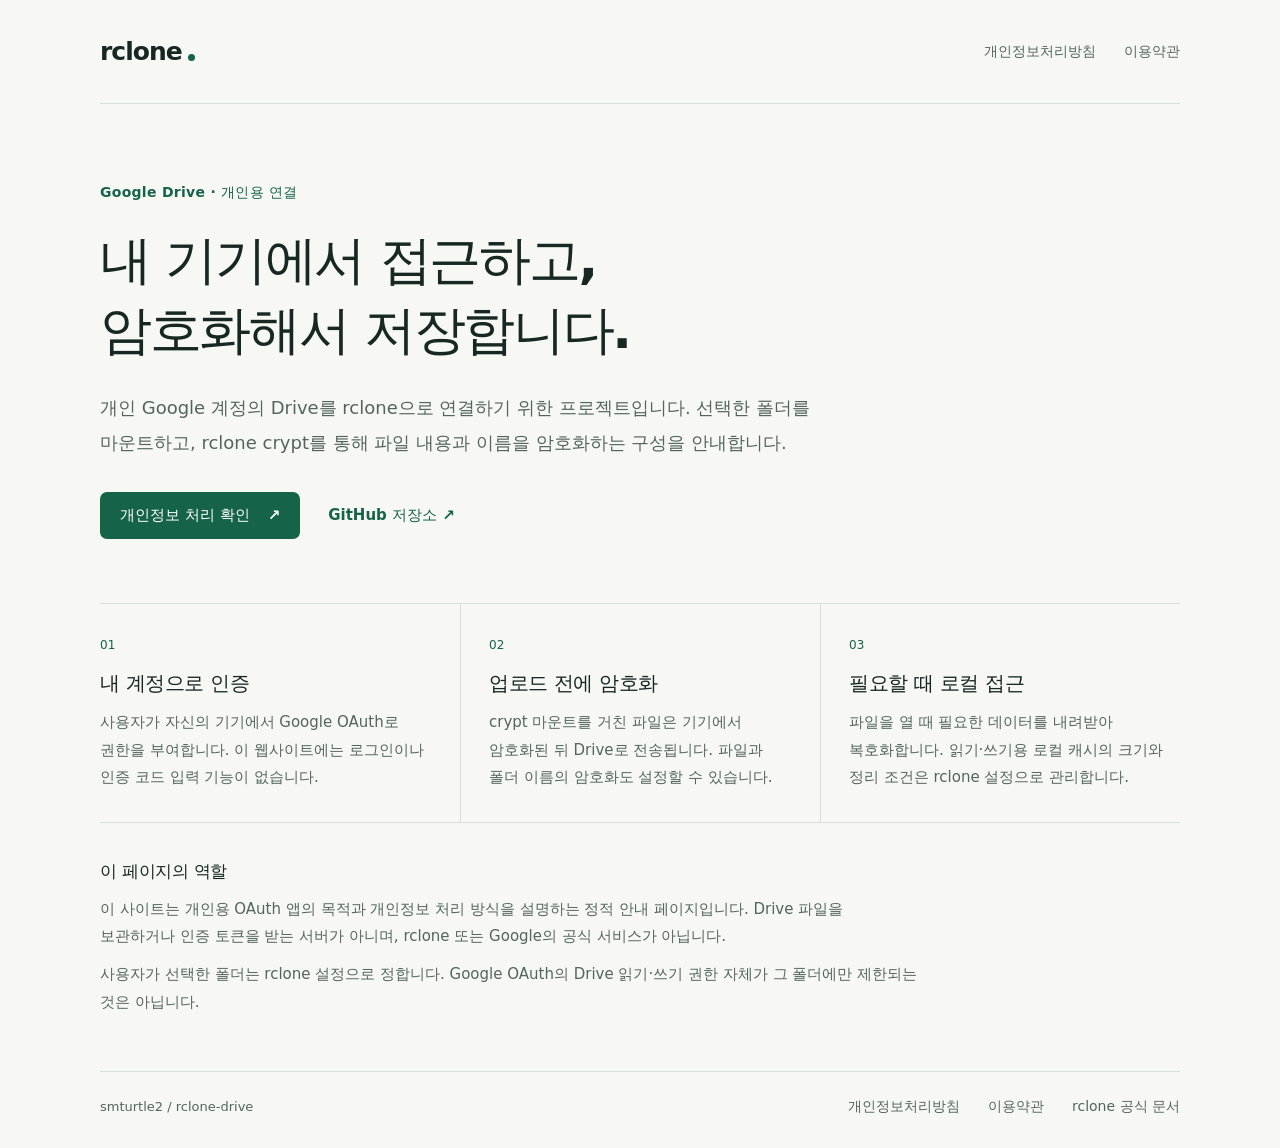
<file: docs/index.html>
<!doctype html>
<html lang="ko">
<head>
  <meta charset="utf-8">
  <meta name="viewport" content="width=device-width, initial-scale=1">
  <meta name="description" content="개인용 rclone Google Drive 연결과 클라이언트 측 암호화에 관한 안내입니다.">
  <title>rclone · Google Drive 개인 연결</title>
  <link rel="stylesheet" href="style.css">
</head>
<body>
  <a class="skip-link" href="#main">본문으로 이동</a>
  <header class="site-header wrap">
    <a class="brand" href="./" aria-label="rclone 홈">rclone<span class="brand-dot" aria-hidden="true"></span></a>
    <nav aria-label="주 메뉴">
      <a href="privacy.html">개인정보처리방침</a>
      <a href="terms.html">이용약관</a>
    </nav>
  </header>
  <main id="main" class="wrap">
    <section class="hero" aria-labelledby="title">
      <p class="eyebrow">Google Drive · 개인용 연결</p>
      <h1 id="title">내 기기에서 접근하고,<br>암호화해서 저장합니다.</h1>
      <p class="lead">개인 Google 계정의 Drive를 rclone으로 연결하기 위한 프로젝트입니다. 선택한 폴더를 마운트하고, rclone crypt를 통해 파일 내용과 이름을 암호화하는 구성을 안내합니다.</p>
      <div class="actions">
        <a class="button" href="privacy.html">개인정보 처리 확인 <span aria-hidden="true">↗</span></a>
        <a class="text-link" href="https://github.com/smturtle2/rclone-drive">GitHub 저장소 <span aria-hidden="true">↗</span></a>
      </div>
    </section>
    <section class="features" aria-label="연결 방식">
      <article>
        <span class="number" aria-hidden="true">01</span>
        <h2>내 계정으로 인증</h2>
        <p>사용자가 자신의 기기에서 Google OAuth로 권한을 부여합니다. 이 웹사이트에는 로그인이나 인증 코드 입력 기능이 없습니다.</p>
      </article>
      <article>
        <span class="number" aria-hidden="true">02</span>
        <h2>업로드 전에 암호화</h2>
        <p>crypt 마운트를 거친 파일은 기기에서 암호화된 뒤 Drive로 전송됩니다. 파일과 폴더 이름의 암호화도 설정할 수 있습니다.</p>
      </article>
      <article>
        <span class="number" aria-hidden="true">03</span>
        <h2>필요할 때 로컬 접근</h2>
        <p>파일을 열 때 필요한 데이터를 내려받아 복호화합니다. 읽기·쓰기용 로컬 캐시의 크기와 정리 조건은 rclone 설정으로 관리합니다.</p>
      </article>
    </section>
    <section class="note" aria-labelledby="about">
      <h2 id="about">이 페이지의 역할</h2>
      <p>이 사이트는 개인용 OAuth 앱의 목적과 개인정보 처리 방식을 설명하는 정적 안내 페이지입니다. Drive 파일을 보관하거나 인증 토큰을 받는 서버가 아니며, rclone 또는 Google의 공식 서비스가 아닙니다.</p>
      <p>사용자가 선택한 폴더는 rclone 설정으로 정합니다. Google OAuth의 Drive 읽기·쓰기 권한 자체가 그 폴더에만 제한되는 것은 아닙니다.</p>
    </section>
  </main>
  <footer class="site-footer wrap">
    <span>smturtle2 / rclone-drive</span>
    <div><a href="privacy.html">개인정보처리방침</a><a href="terms.html">이용약관</a><a href="https://rclone.org/">rclone 공식 문서</a></div>
  </footer>
</body>
</html>
</file>
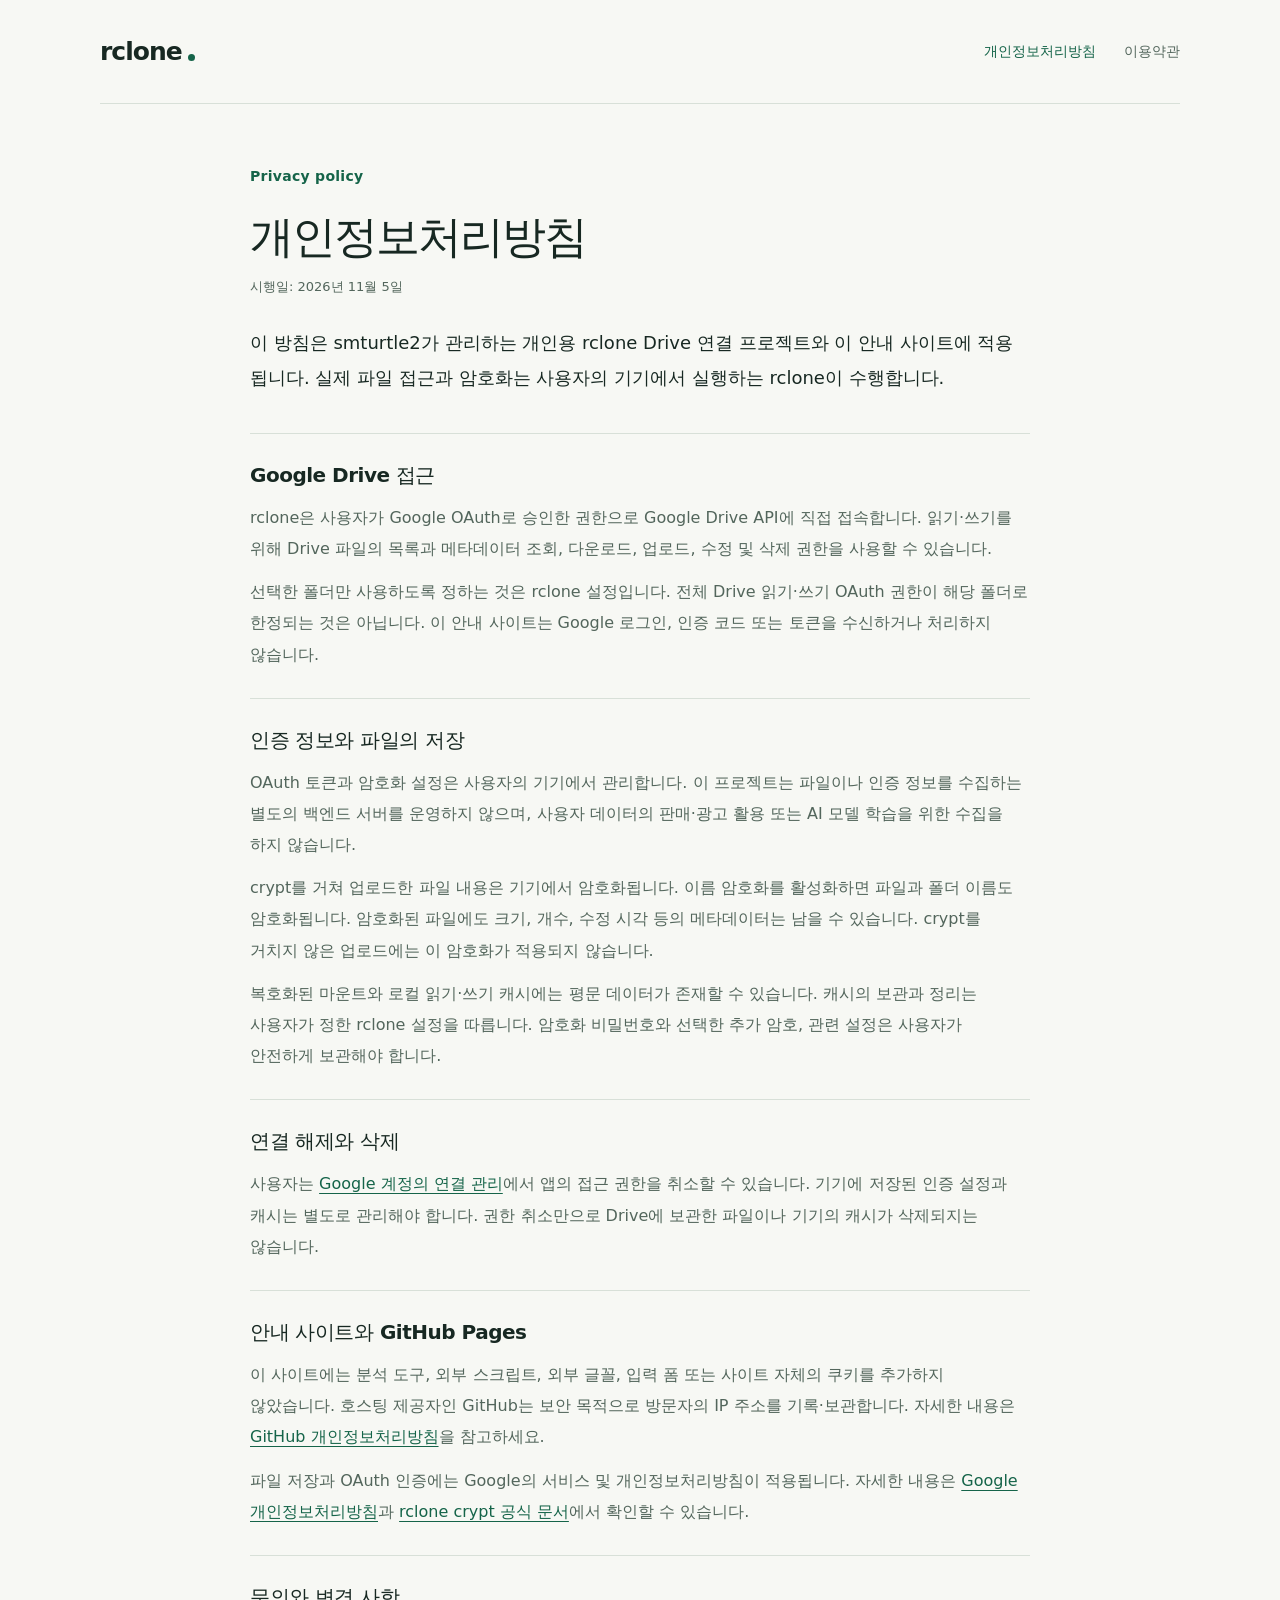
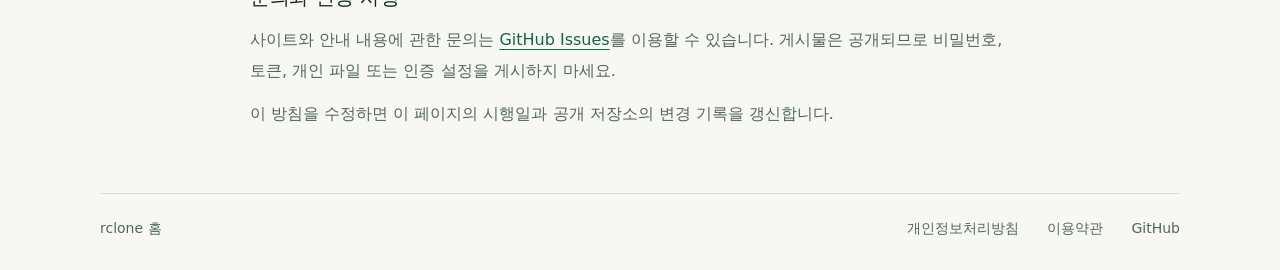
<file: docs/privacy.html>
<!doctype html>
<html lang="ko">
<head>
  <meta charset="utf-8">
  <meta name="viewport" content="width=device-width, initial-scale=1">
  <meta name="description" content="개인용 rclone Google Drive 연결의 데이터 처리와 정적 안내 사이트의 개인정보처리방침입니다.">
  <title>개인정보처리방침 · rclone</title>
  <link rel="stylesheet" href="style.css">
</head>
<body>
  <a class="skip-link" href="#main">본문으로 이동</a>
  <header class="site-header wrap">
    <a class="brand" href="./" aria-label="rclone 홈">rclone<span class="brand-dot" aria-hidden="true"></span></a>
    <nav aria-label="주 메뉴">
      <a href="privacy.html" aria-current="page">개인정보처리방침</a>
      <a href="terms.html">이용약관</a>
    </nav>
  </header>
  <main id="main" class="wrap document">
    <p class="eyebrow">Privacy policy</p>
    <h1>개인정보처리방침</h1>
    <p class="updated">시행일: 2026년 11월 5일</p>
    <p class="intro">이 방침은 smturtle2가 관리하는 개인용 rclone Drive 연결 프로젝트와 이 안내 사이트에 적용됩니다. 실제 파일 접근과 암호화는 사용자의 기기에서 실행하는 rclone이 수행합니다.</p>
    <section>
      <h2>Google Drive 접근</h2>
      <p>rclone은 사용자가 Google OAuth로 승인한 권한으로 Google Drive API에 직접 접속합니다. 읽기·쓰기를 위해 Drive 파일의 목록과 메타데이터 조회, 다운로드, 업로드, 수정 및 삭제 권한을 사용할 수 있습니다.</p>
      <p>선택한 폴더만 사용하도록 정하는 것은 rclone 설정입니다. 전체 Drive 읽기·쓰기 OAuth 권한이 해당 폴더로 한정되는 것은 아닙니다. 이 안내 사이트는 Google 로그인, 인증 코드 또는 토큰을 수신하거나 처리하지 않습니다.</p>
    </section>
    <section>
      <h2>인증 정보와 파일의 저장</h2>
      <p>OAuth 토큰과 암호화 설정은 사용자의 기기에서 관리합니다. 이 프로젝트는 파일이나 인증 정보를 수집하는 별도의 백엔드 서버를 운영하지 않으며, 사용자 데이터의 판매·광고 활용 또는 AI 모델 학습을 위한 수집을 하지 않습니다.</p>
      <p>crypt를 거쳐 업로드한 파일 내용은 기기에서 암호화됩니다. 이름 암호화를 활성화하면 파일과 폴더 이름도 암호화됩니다. 암호화된 파일에도 크기, 개수, 수정 시각 등의 메타데이터는 남을 수 있습니다. crypt를 거치지 않은 업로드에는 이 암호화가 적용되지 않습니다.</p>
      <p>복호화된 마운트와 로컬 읽기·쓰기 캐시에는 평문 데이터가 존재할 수 있습니다. 캐시의 보관과 정리는 사용자가 정한 rclone 설정을 따릅니다. 암호화 비밀번호와 선택한 추가 암호, 관련 설정은 사용자가 안전하게 보관해야 합니다.</p>
    </section>
    <section>
      <h2>연결 해제와 삭제</h2>
      <p>사용자는 <a href="https://myaccount.google.com/connections">Google 계정의 연결 관리</a>에서 앱의 접근 권한을 취소할 수 있습니다. 기기에 저장된 인증 설정과 캐시는 별도로 관리해야 합니다. 권한 취소만으로 Drive에 보관한 파일이나 기기의 캐시가 삭제되지는 않습니다.</p>
    </section>
    <section>
      <h2>안내 사이트와 GitHub Pages</h2>
      <p>이 사이트에는 분석 도구, 외부 스크립트, 외부 글꼴, 입력 폼 또는 사이트 자체의 쿠키를 추가하지 않았습니다. 호스팅 제공자인 GitHub는 보안 목적으로 방문자의 IP 주소를 기록·보관합니다. 자세한 내용은 <a href="https://docs.github.com/en/site-policy/privacy-policies/github-general-privacy-statement">GitHub 개인정보처리방침</a>을 참고하세요.</p>
      <p>파일 저장과 OAuth 인증에는 Google의 서비스 및 개인정보처리방침이 적용됩니다. 자세한 내용은 <a href="https://policies.google.com/privacy">Google 개인정보처리방침</a>과 <a href="https://rclone.org/crypt/">rclone crypt 공식 문서</a>에서 확인할 수 있습니다.</p>
    </section>
    <section>
      <h2>문의와 변경 사항</h2>
      <p>사이트와 안내 내용에 관한 문의는 <a href="https://github.com/smturtle2/rclone-drive/issues">GitHub Issues</a>를 이용할 수 있습니다. 게시물은 공개되므로 비밀번호, 토큰, 개인 파일 또는 인증 설정을 게시하지 마세요.</p>
      <p>이 방침을 수정하면 이 페이지의 시행일과 공개 저장소의 변경 기록을 갱신합니다.</p>
    </section>
  </main>
  <footer class="site-footer wrap">
    <a href="./">rclone 홈</a>
    <div><a href="privacy.html" aria-current="page">개인정보처리방침</a><a href="terms.html">이용약관</a><a href="https://github.com/smturtle2/rclone-drive">GitHub</a></div>
  </footer>
</body>
</html>
</file>
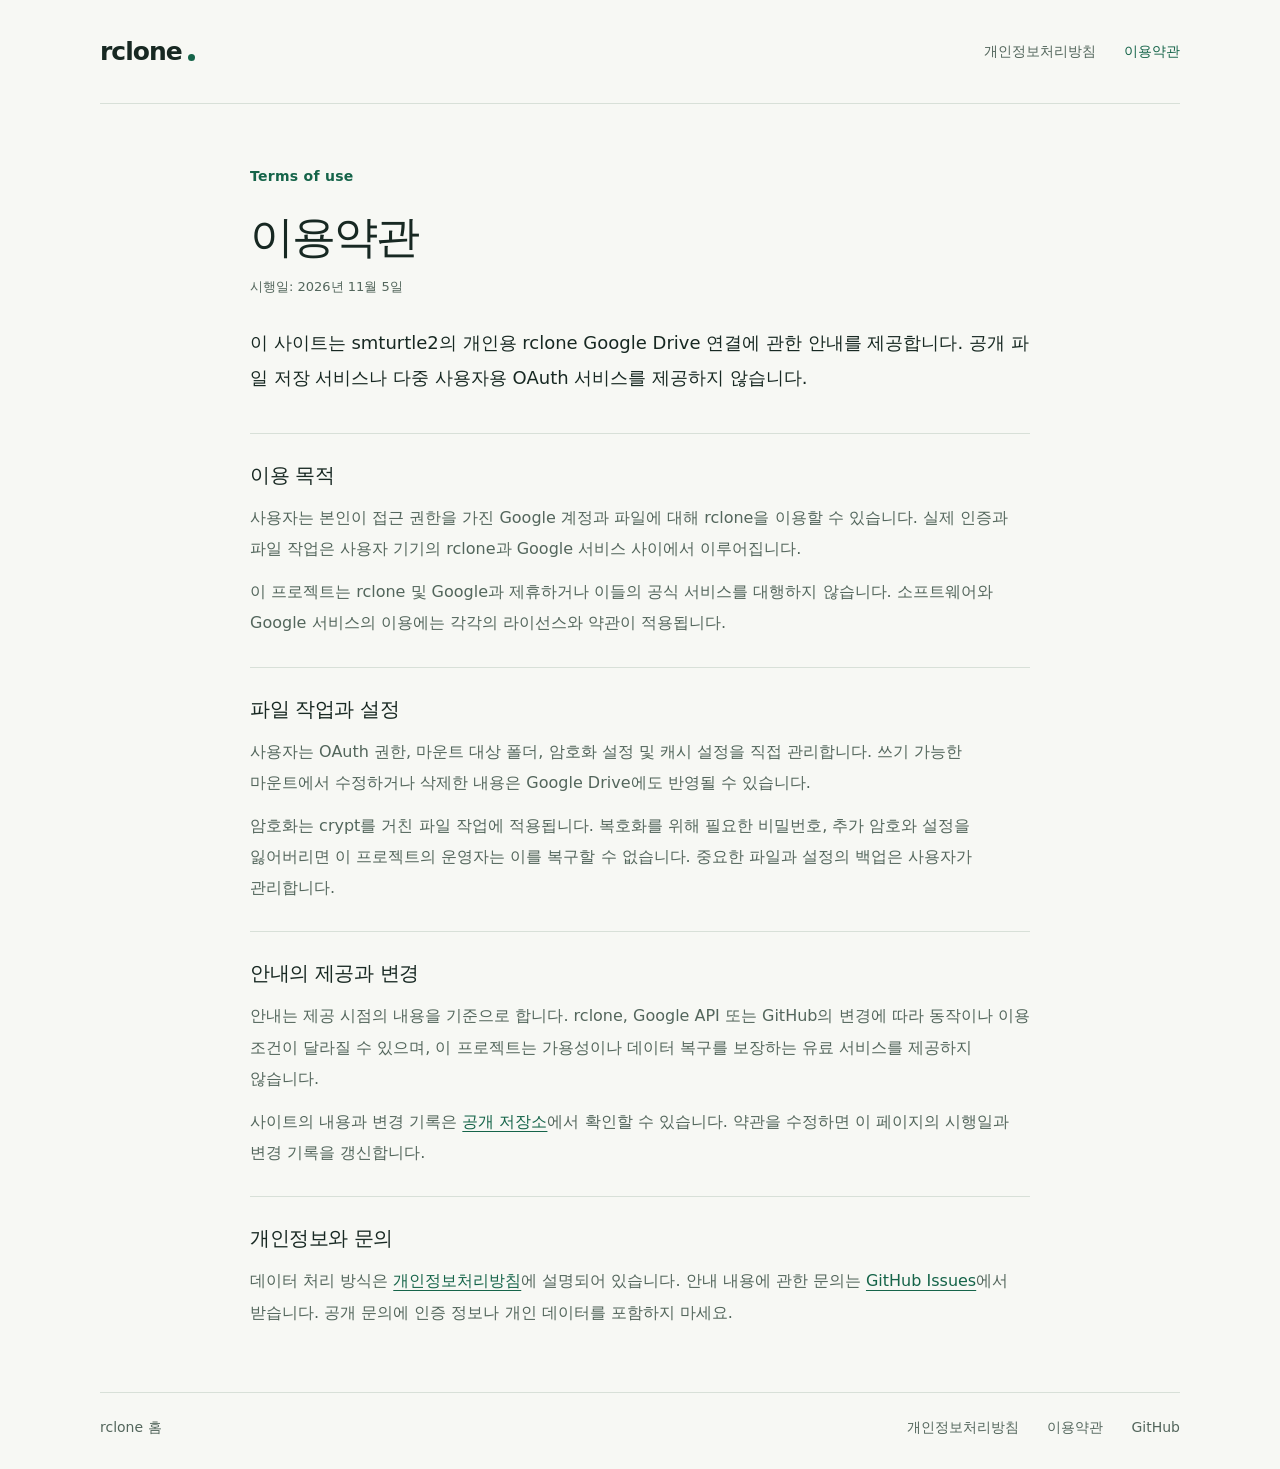
<file: docs/terms.html>
<!doctype html>
<html lang="ko">
<head>
  <meta charset="utf-8">
  <meta name="viewport" content="width=device-width, initial-scale=1">
  <meta name="description" content="개인용 rclone Google Drive 연결 프로젝트와 안내 사이트의 이용약관입니다.">
  <title>이용약관 · rclone</title>
  <link rel="stylesheet" href="style.css">
</head>
<body>
  <a class="skip-link" href="#main">본문으로 이동</a>
  <header class="site-header wrap">
    <a class="brand" href="./" aria-label="rclone 홈">rclone<span class="brand-dot" aria-hidden="true"></span></a>
    <nav aria-label="주 메뉴">
      <a href="privacy.html">개인정보처리방침</a>
      <a href="terms.html" aria-current="page">이용약관</a>
    </nav>
  </header>
  <main id="main" class="wrap document">
    <p class="eyebrow">Terms of use</p>
    <h1>이용약관</h1>
    <p class="updated">시행일: 2026년 11월 5일</p>
    <p class="intro">이 사이트는 smturtle2의 개인용 rclone Google Drive 연결에 관한 안내를 제공합니다. 공개 파일 저장 서비스나 다중 사용자용 OAuth 서비스를 제공하지 않습니다.</p>
    <section>
      <h2>이용 목적</h2>
      <p>사용자는 본인이 접근 권한을 가진 Google 계정과 파일에 대해 rclone을 이용할 수 있습니다. 실제 인증과 파일 작업은 사용자 기기의 rclone과 Google 서비스 사이에서 이루어집니다.</p>
      <p>이 프로젝트는 rclone 및 Google과 제휴하거나 이들의 공식 서비스를 대행하지 않습니다. 소프트웨어와 Google 서비스의 이용에는 각각의 라이선스와 약관이 적용됩니다.</p>
    </section>
    <section>
      <h2>파일 작업과 설정</h2>
      <p>사용자는 OAuth 권한, 마운트 대상 폴더, 암호화 설정 및 캐시 설정을 직접 관리합니다. 쓰기 가능한 마운트에서 수정하거나 삭제한 내용은 Google Drive에도 반영될 수 있습니다.</p>
      <p>암호화는 crypt를 거친 파일 작업에 적용됩니다. 복호화를 위해 필요한 비밀번호, 추가 암호와 설정을 잃어버리면 이 프로젝트의 운영자는 이를 복구할 수 없습니다. 중요한 파일과 설정의 백업은 사용자가 관리합니다.</p>
    </section>
    <section>
      <h2>안내의 제공과 변경</h2>
      <p>안내는 제공 시점의 내용을 기준으로 합니다. rclone, Google API 또는 GitHub의 변경에 따라 동작이나 이용 조건이 달라질 수 있으며, 이 프로젝트는 가용성이나 데이터 복구를 보장하는 유료 서비스를 제공하지 않습니다.</p>
      <p>사이트의 내용과 변경 기록은 <a href="https://github.com/smturtle2/rclone-drive">공개 저장소</a>에서 확인할 수 있습니다. 약관을 수정하면 이 페이지의 시행일과 변경 기록을 갱신합니다.</p>
    </section>
    <section>
      <h2>개인정보와 문의</h2>
      <p>데이터 처리 방식은 <a href="privacy.html">개인정보처리방침</a>에 설명되어 있습니다. 안내 내용에 관한 문의는 <a href="https://github.com/smturtle2/rclone-drive/issues">GitHub Issues</a>에서 받습니다. 공개 문의에 인증 정보나 개인 데이터를 포함하지 마세요.</p>
    </section>
  </main>
  <footer class="site-footer wrap">
    <a href="./">rclone 홈</a>
    <div><a href="privacy.html">개인정보처리방침</a><a href="terms.html" aria-current="page">이용약관</a><a href="https://github.com/smturtle2/rclone-drive">GitHub</a></div>
  </footer>
</body>
</html>
</file>
<file: docs/style.css>
:root {
  color-scheme: light;
  --paper: #f7f8f4;
  --ink: #172822;
  --muted: #53665c;
  --accent: #156449;
  --line: #d8e0d8;
  font-family: system-ui, -apple-system, BlinkMacSystemFont, "Segoe UI", sans-serif;
  color: var(--ink);
  background: var(--paper);
  font-synthesis: none;
  text-rendering: optimizeLegibility;
}
* { box-sizing: border-box; }
body { margin: 0; }
a { color: var(--accent); text-underline-offset: 0.22em; }
a:hover { text-decoration-thickness: 2px; }
a:focus-visible { outline: 3px solid var(--accent); outline-offset: 5px; border-radius: 2px; }
.wrap { width: min(1080px, calc(100% - 80px)); margin-inline: auto; }
.skip-link { position: absolute; top: -80px; left: 16px; z-index: 1; padding: 12px; background: white; }
.skip-link:focus { top: 12px; }
.site-header { min-height: 104px; display: flex; justify-content: space-between; align-items: center; gap: 24px; border-bottom: 1px solid var(--line); }
.brand { color: var(--ink); display: inline-flex; align-items: center; gap: 6px; font-size: 25px; font-weight: 750; letter-spacing: -1px; text-decoration: none; }
.brand-dot { width: 7px; height: 7px; border-radius: 50%; background: var(--accent); margin-top: 11px; }
nav, .site-footer div { display: flex; gap: 28px; flex-wrap: wrap; }
nav a, .site-footer a { color: var(--muted); text-decoration: none; font-size: 14px; }
nav a:hover, .site-footer a:hover { text-decoration: underline; }
nav a[aria-current="page"] { color: var(--accent); font-weight: 700; }
.hero { padding: 80px 0 64px; max-width: 820px; }
.eyebrow { color: var(--accent); font-size: 14px; font-weight: 650; letter-spacing: 0.02em; margin: 0 0 23px; }
h1 { font-size: clamp(34px, 4.2vw, 52px); font-weight: 700; line-height: 1.35; letter-spacing: -0.045em; margin: 0 0 26px; word-break: keep-all; overflow-wrap: anywhere; }
.lead { color: var(--muted); font-size: 18px; line-height: 1.9; max-width: 720px; margin: 0; word-break: keep-all; overflow-wrap: anywhere; }
.actions { display: flex; align-items: center; gap: 28px; flex-wrap: wrap; margin-top: 32px; }
.button { padding: 14px 20px; background: var(--accent); color: white; border-radius: 7px; font-size: 15px; font-weight: 600; text-decoration: none; }
.button:hover { background: #104d38; }
.button span { margin-left: 12px; }
.text-link { font-size: 15px; font-weight: 600; text-decoration: none; }
.features { display: grid; grid-template-columns: repeat(3, minmax(0, 1fr)); gap: 0; border-block: 1px solid var(--line); }
.features article { padding: 30px 28px 30px 0; }
.features article + article { padding-left: 28px; border-left: 1px solid var(--line); }
.features article:last-child { padding-right: 0; }
.number { font-size: 12px; color: var(--accent); font-variant-numeric: tabular-nums; }
h2 { font-size: 20px; font-weight: 650; letter-spacing: -0.025em; line-height: 1.5; margin: 15px 0 11px; word-break: keep-all; }
.features p, .note p { color: var(--muted); font-size: 15px; line-height: 1.85; margin: 0; word-break: keep-all; overflow-wrap: anywhere; }
.note { padding: 36px 0 54px; max-width: 820px; }
.note h2 { margin-top: 0; font-size: 17px; }
.note p + p { margin-top: 10px; }
.site-footer { padding: 26px 0 32px; display: flex; justify-content: space-between; align-items: center; flex-wrap: wrap; gap: 20px; border-top: 1px solid var(--line); color: var(--muted); font-size: 13px; }
.document { max-width: 780px; padding-block: 64px; }
.document h1 { font-size: clamp(32px, 4vw, 44px); margin-bottom: 12px; }
.updated { font-size: 13px; color: var(--muted); margin: 0 0 30px; }
.intro { font-size: 18px; line-height: 1.9; margin: 0 0 38px; }
.document section { padding-top: 26px; border-top: 1px solid var(--line); margin-top: 28px; }
.document h2 { margin-top: 0; }
.document section p { color: var(--muted); font-size: 16px; line-height: 1.95; margin: 12px 0 0; word-break: keep-all; overflow-wrap: anywhere; }
@media (max-width: 720px) {
  .wrap { width: calc(100% - 40px); }
  .site-header { min-height: 86px; gap: 20px; }
  nav { gap: 16px; }
  nav a { font-size: 12px; }
  .hero { padding: 52px 0 40px; }
  .lead { font-size: 16px; }
  .features { grid-template-columns: 1fr; }
  .features article, .features article + article, .features article:last-child { padding: 24px 0; border-left: 0; }
  .features article + article { border-top: 1px solid var(--line); }
  .features h2 { margin-top: 9px; }
  .document { padding-block: 44px; }
  .intro { font-size: 16px; }
  .site-footer div { gap: 18px; }
}
@media (max-width: 360px) {
  .site-header { flex-direction: column; align-items: flex-start; padding-block: 18px; gap: 16px; }
}
</file>
